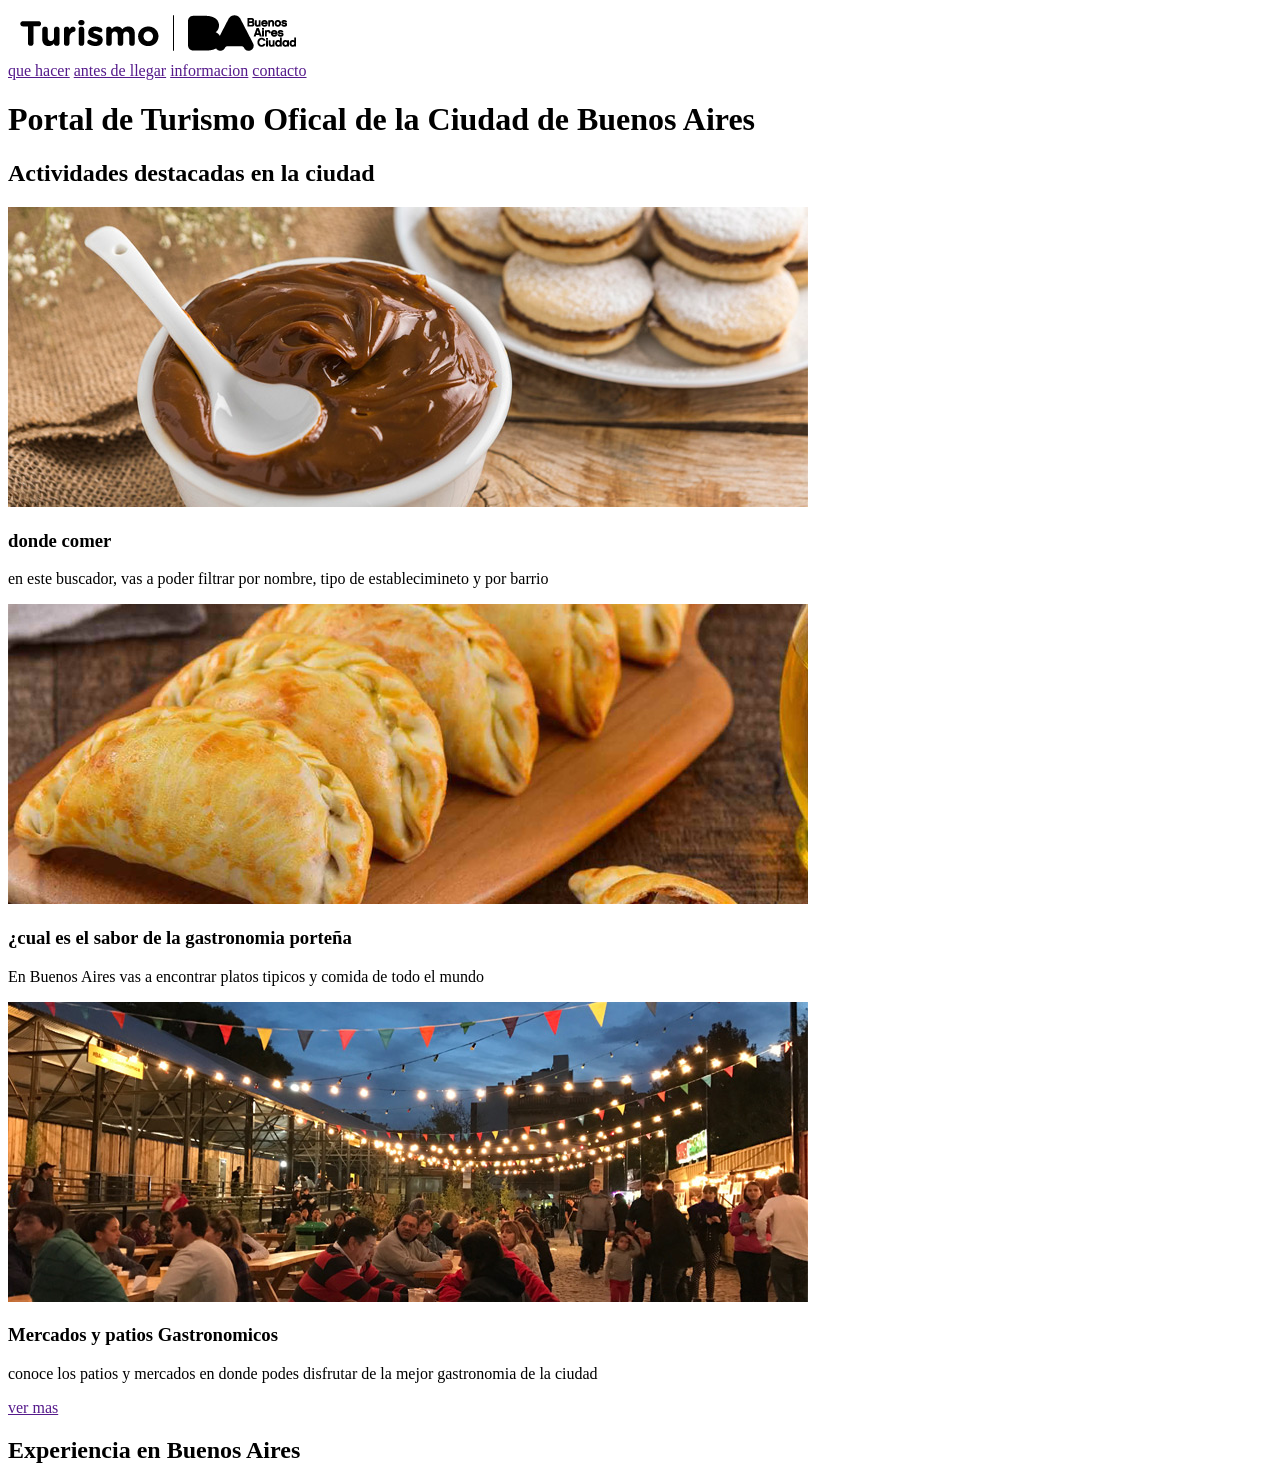
<file: ejercicio1/index.html>
<!DOCTYPE html>
<html lang="en">
<head>
    <meta charset="UTF-8">
    <meta name="viewport" content="width=device-width, initial-scale=1.0">
    <title>Turismo Buenos Aires Ciudad-sitio Oficial de informacion turistica</title>
    <meta name="description" content="descubrì que hacer en Buenos Aires. Informacion ùtil antes de llegar, guìas de alojamiento, atractivos turisticos, agenda cultural y mapas de la ciudad">
    <meta name="robots" content="index, follow">
</head>

<body>

    <!-- Cabecera principal del sitio -->
     <header>
        <!--logo del sitio
        herf-> la direccion a donde voy a dar el click
        -->
        <a href="index.html" aria-label="ir a la pagina de inicio de Turismo de Buenos Aires">
            <img src="assets/arrobaturismo-bac-300x150-negro.png" alt="logotipo oficial de Turismo de Buenos Aires Ciudad">

        </a>

        <!--navegador principal-->
        <nav role="navigation" aria-label="menu principal">
           <a href="">que hacer</a>
           <a href="">antes de llegar</a>
           <a href="">informacion</a>
           <a href="">contacto</a>
        </nav>

     </header>


     <!--contenido principal del sitio-->
     <main role="main">

        <h1>Portal de Turismo Ofical de la Ciudad de Buenos Aires</h1>
        
        <!--actividades destacadas-->
        <section>
            <h2>Actividades destacadas en la ciudad</h2>

            <div>

                <!--tarjeta-->
                <article role="article">
                    <img src="assets/dulce de leche.jpg" alt="flna dulce de leche">
                    <h3>donde comer</h3>
                    <p>en este buscador, vas a poder filtrar por nombre, tipo de establecimineto y por barrio</p>
                    <a href="" aria-label="Ir al buscador de restaurantes de comida en Buenos Aires"></a>
                </article>

                <!--tarjeta-->
                <article role="article">
                    <img src="assets/empanada.jpg" alt="Empanadas porteñas horneadas">
                    <h3>¿cual es el sabor de la gastronomia porteña</h3>
                    <p>En Buenos Aires vas a encontrar platos tipicos y comida de todo el mundo</p>
                    <a href="" aria-label="Informacion sobre comida porteña"></a>
                </article>

                <!--tarjeta-->
                <article role="article">
                    <img src="assets/Untitled-1.jpg" alt="patio de comida los lecheros en el barrio caballito">
                    <h3>Mercados y patios Gastronomicos</h3>
                    <p>conoce los patios y mercados en donde podes disfrutar de la mejor gastronomia de la ciudad</p>
                    <a href="" aria-label="ver mas informacion sobre los patios gastronomicos de la ciudad">ver mas</a>
                </article>
            </div>
        </section>
        <!--fin de actividades destacadas-->

        <!--contenido multimedia-->
        <section>
            <h2>Experiencia en Buenos Aires</h2>
            <div>
                <video controls width="1600" height="900>
                


                </video>
            </div>
        </section>
        <!--fin de contenido multimedia-->

        <!--mas planes en BsAs-->
        <section>

        </section>
        <!--fin de planes BsAs-->

     </main>


</body>

</html>
</file>
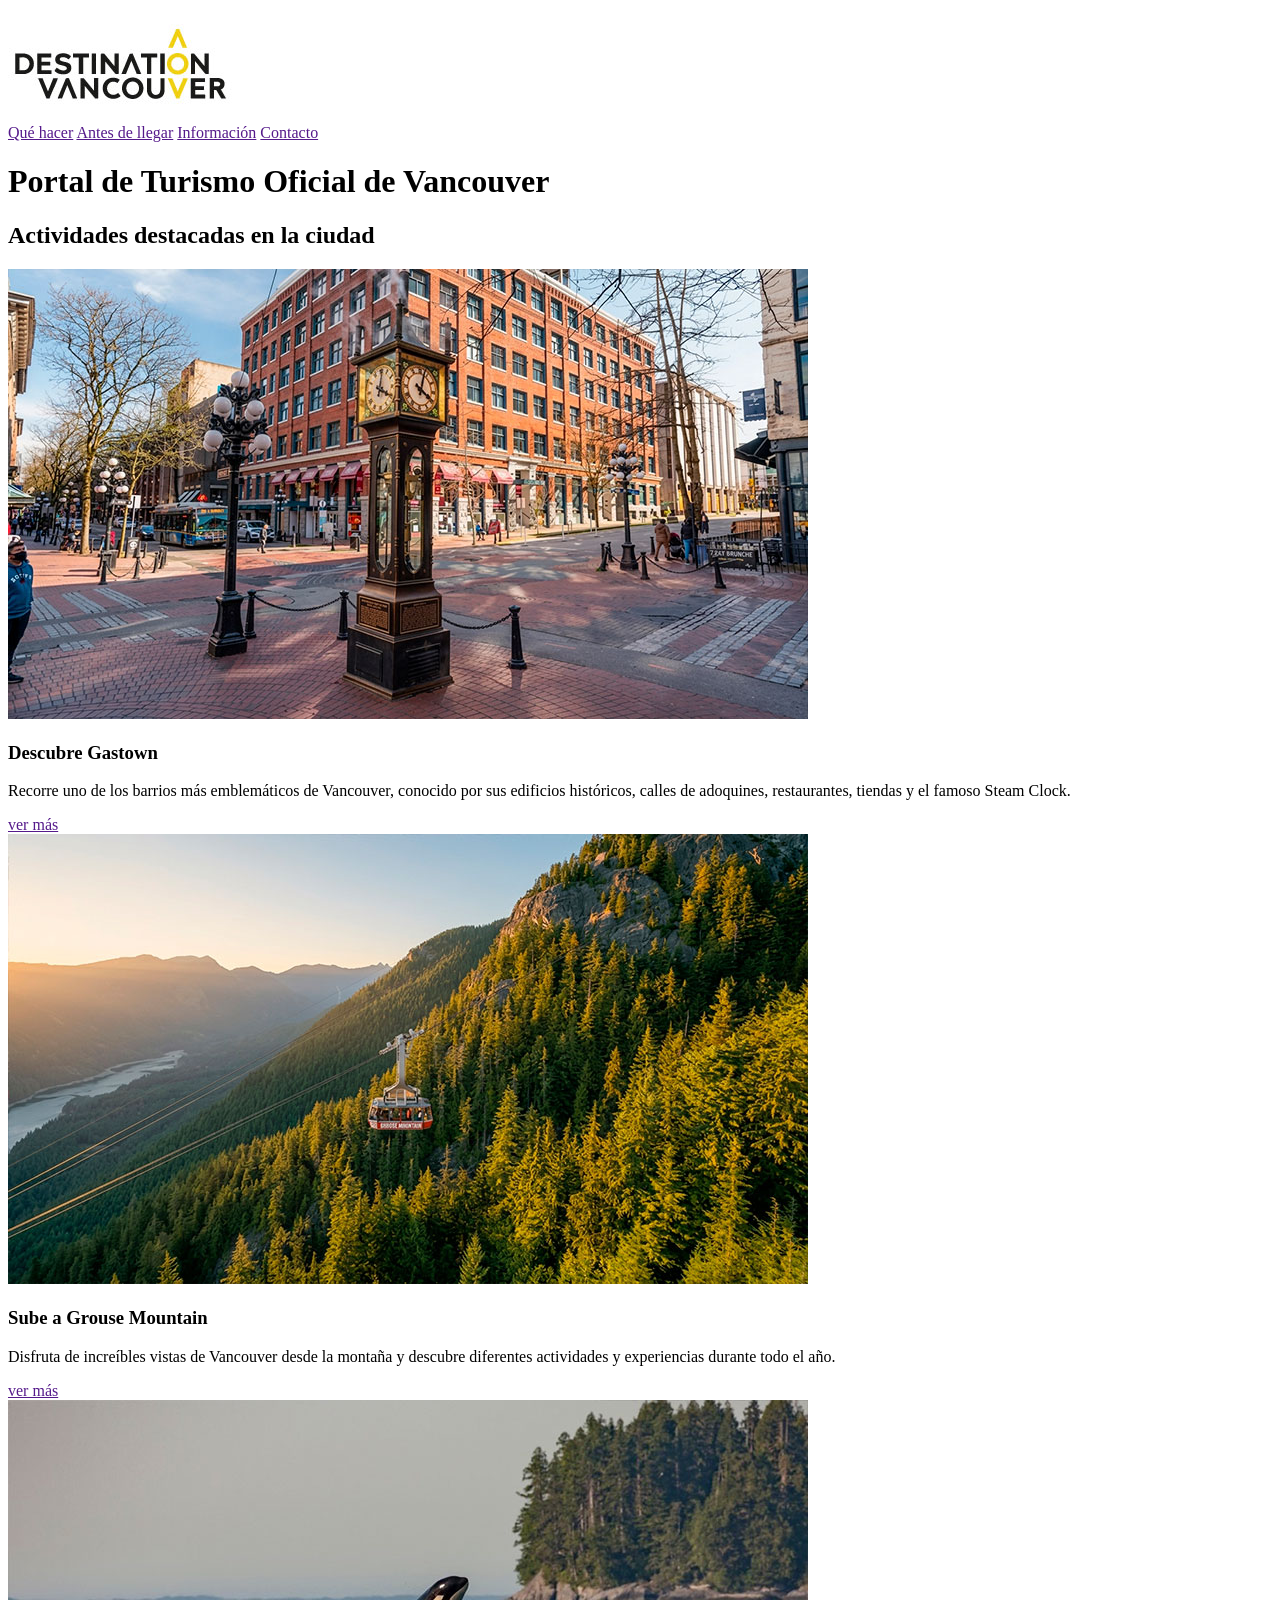
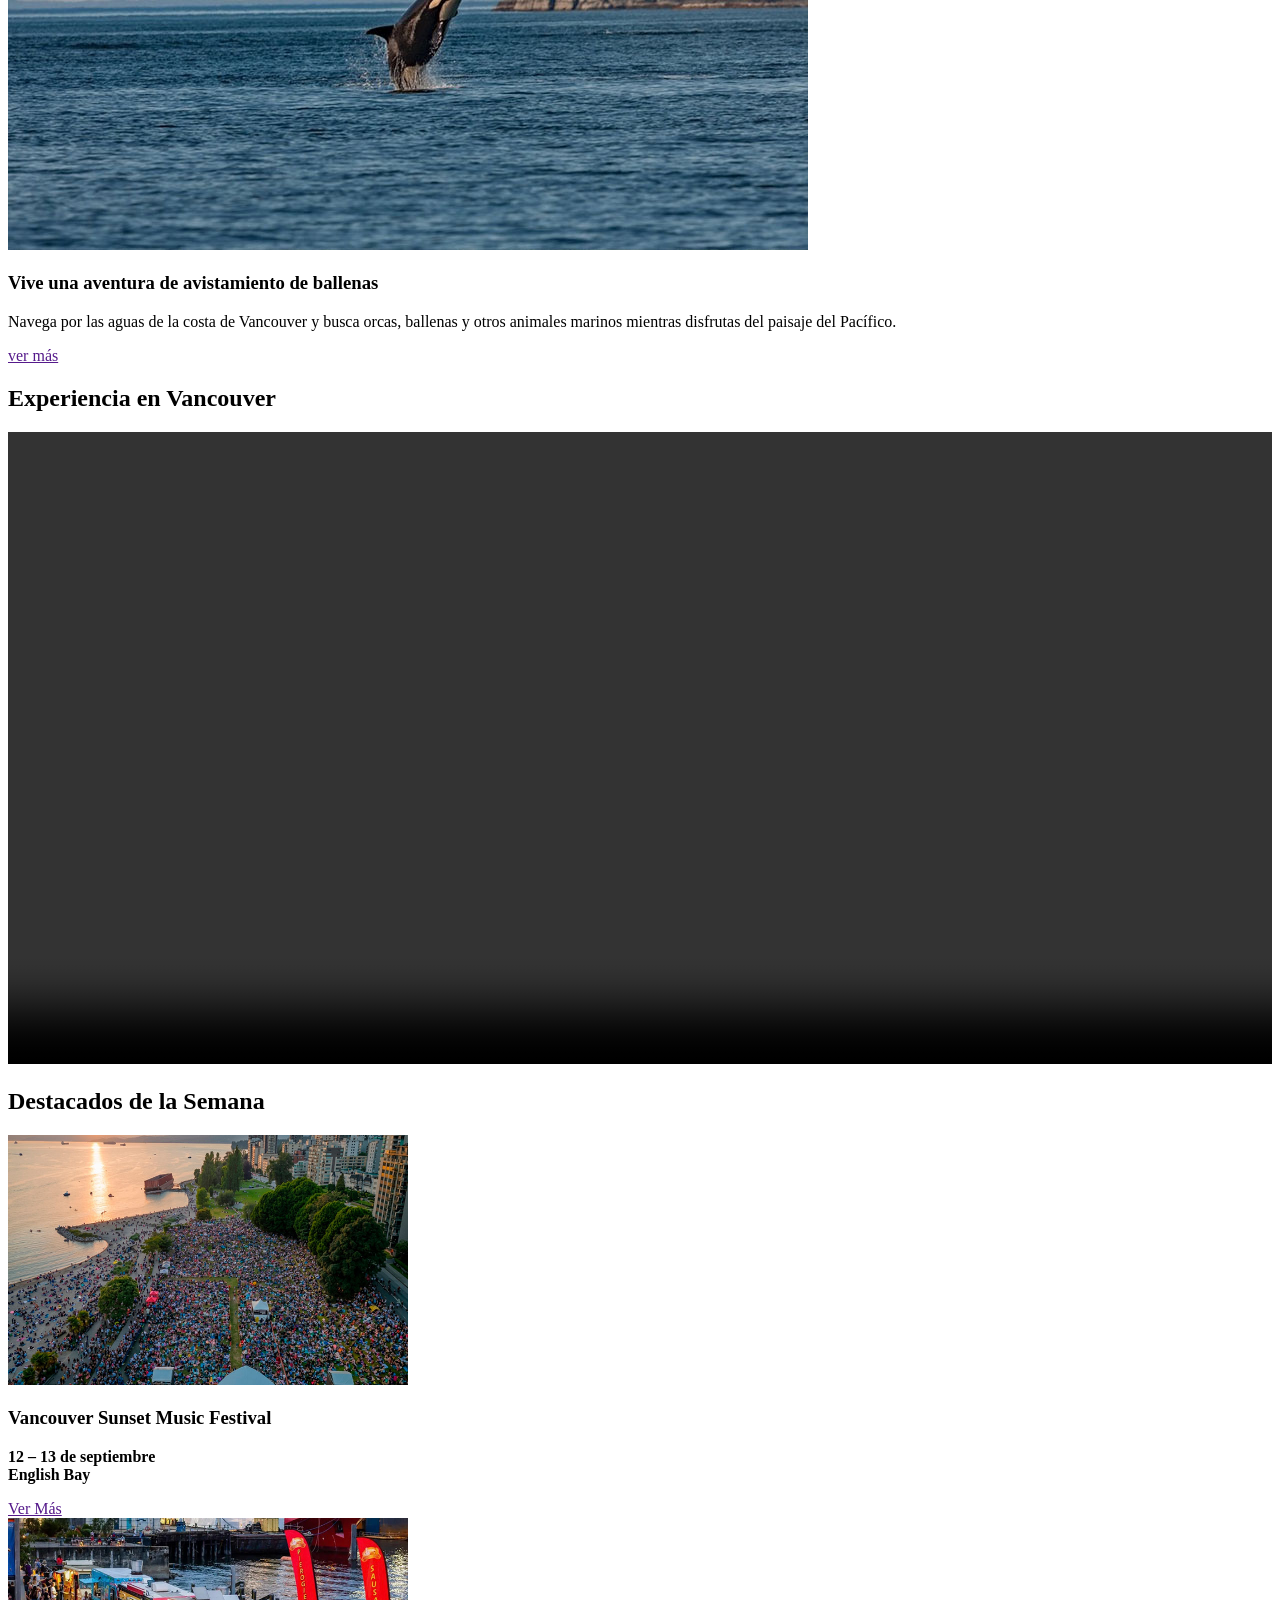
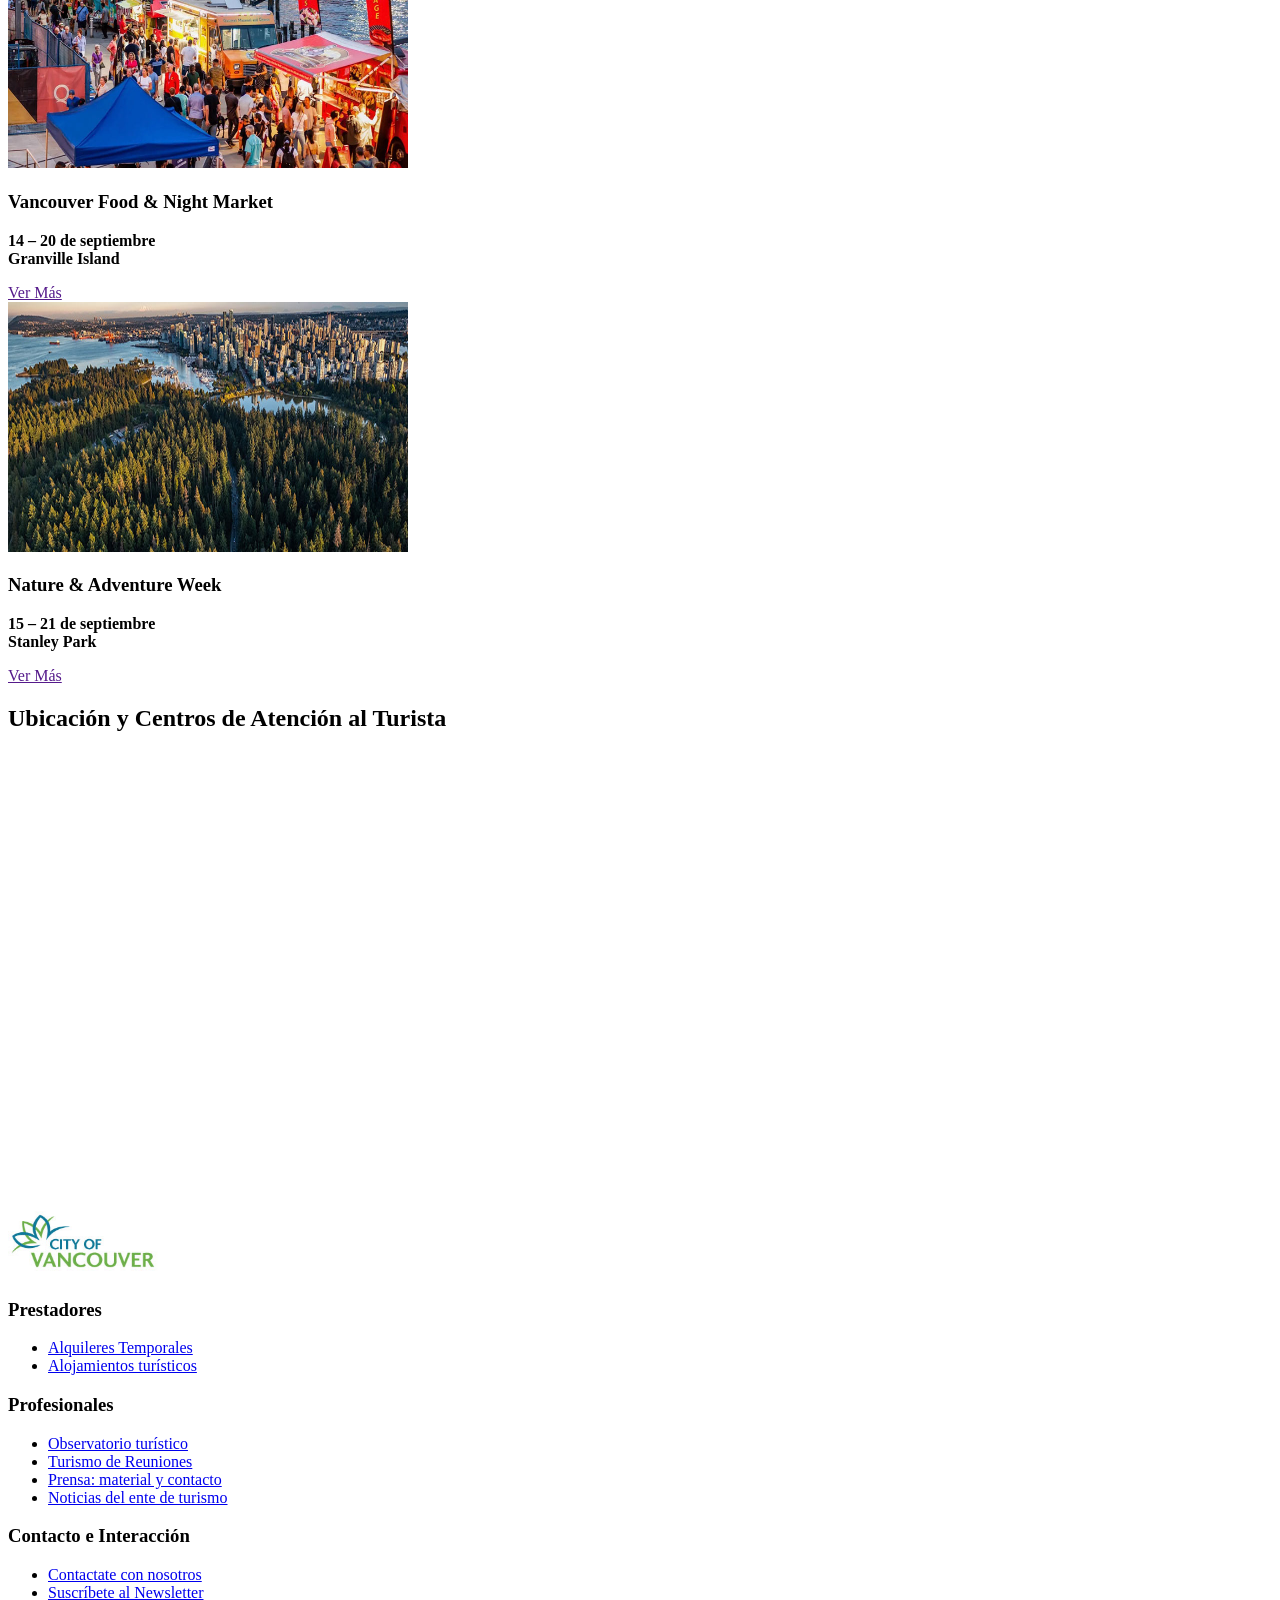
<file: tarea-01/index.html>
<!DOCTYPE html>
<html lang="es">
    <head>
        <meta charset="UTF-8">
        <meta name="viewport" content="width, initial-scale:1.0">
        <title>A Destination Vancouver - Sitio Oficial de Información Turística</title>
        <meta name="description" content="Descubre qué hacer en Vancouver. información útil antes de llegar, guías de alojamiento, atractivos turísticos, agenda cultural y mapas de la ciudad.">
        <meta name="robots" content="index, follow">
    </head>

    <body>

        <!-- Cabecera principal del sitio -->
        <header>
            <!-- Logo del sitio 
            href-> la dirección a donde voy al dar clic  
            -->
            <a href="index.html" aria-label="Ir a la página de inicio de A Destination Vancouver">
                <img src="assets/logo-pagina.jpg" alt="Logotipo oficial de A Destination Vancouver">
            </a>

            <!-- Navegador principal -->
            <nav role="navigation" aria-label="Menu principal">
                  <a href="" >Qué hacer</a>
                  <a href="">Antes de llegar</a>
                  <a href="">Información</a>
                  <a href="">Contacto</a>
            </nav>

        </header>



        <!-- Contenido principal del sitio -->
        <main role="main">

            <h1>Portal de Turismo Oficial de Vancouver</h1>

            <!-- Actividades destacadas-->
            <section>
                <h2>Actividades destacadas en la ciudad</h2>
                
                <div>

                    <!-- tarjeta -->
                    <article role="article">
                        <img src="assets/gastown_f.jpg" alt="Steam Clock, Calles y edificios históricos de Gastown en Vancouver">
                        <h3>Descubre Gastown</h3>
                        <p>Recorre uno de los barrios más emblemáticos de Vancouver, conocido por sus edificios históricos, calles de adoquines, restaurantes, tiendas y el famoso Steam Clock.</p>
                        <a href="" aria-label="Ver mas información sobre el barrio Gastown">ver más</a>
                    </article>

                    <!-- tarjeta -->
                    <article role="article">
                        <img src="assets/g_montain.jpg" alt="Vista de Grouse Mountain">
                        <h3>Sube a Grouse Mountain</h3>
                        <p>Disfruta de increíbles vistas de Vancouver desde la montaña y descubre diferentes actividades y experiencias durante todo el año.</p>
                        <a href="" aria-label="Ver mas información sobre Grouse Mountain">ver más</a>
                    </article>

                    <!-- tarjeta -->
                    <article role="article">
                        <img src="assets/ballena_3.jpg" alt="Orca durante una excursión de avistamiento de ballenas en Vancouver">
                        <h3>Vive una aventura de avistamiento de ballenas</h3>
                        <p>Navega por las aguas de la costa de Vancouver y busca orcas, ballenas y otros animales marinos mientras disfrutas del paisaje del Pacífico.</p>
                        <a href="" aria-label="Ver más información sobre los avistamientos de ballenas">ver más</a>
                    </article>


                </div>

            </section>
            <!-- Fin de actividades destacadas-->

            <!-- Contenido Multimedia -->
            <section>
                <h2>Experiencia en Vancouver</h2>
                <div>
                    <video controls loop width="100%" height="auto" aria-label="Video sobre la ciudad de Vancouver">
                        <source src="assets/video-van.mp4" type="video/mp4">
                    </video>
                </div>
            </section>
            <!-- Fin de Contenido Multimedia -->



            <!-- Contenidos Destacados -->
            <section>
                <h2>Destacados de la Semana</h2>
                <div>
                    
                    <!-- Tarjeta Destacada 1 -->
                    <article role="article">
                        <img src="assets/festival.jpg" alt="Concierto al aire libre frente al mar al atardecer en Vancouver" width="400" height="250">
                        <h3>Vancouver Sunset Music Festival</h3>
                        <p>
                            <strong>12 – 13 de septiembre</strong> <br>
                             <strong>English Bay</strong>
                        </p>
                        <a href="" aria-label="Ver más sobre Vancouver Sunset Music Festival ">Ver Más</a>
                    </article>

                    <!-- Tarjeta Destacada 2 -->
                    <article role="article">
                        <img src="assets/market.jpg" alt="Mercado nocturno con puestos de comida y personas en Granville Island" width="400" height="250">
                        <h3>Vancouver Food & Night Market</h3>
                         <p>
                             <strong>14 – 20 de septiembre</strong><br>
                              <strong>Granville Island</strong>
                        </p>
                         </p>
                        <a href="" aria-label="Ver más sobre los espacios verdes imperdibles">Ver Más</a>
                    </article>

                    <!-- Tarjeta Destacada 3 -->
                    <article role="article">
                        <img src="assets/stanley-park.jpg" alt="Vista aérea de Stanley Park" width="400" height="250">
                        <h3>Nature & Adventure Week</h3>
                        <p>
                            <strong>15 – 21 de septiembre</strong><br>
                             <strong>Stanley Park</strong>
                        </p>
                        <a href="" aria-label="Ver más sobre Stanley Park">Ver Más</a>
                    </article>

                </div>
            </section>


            <!-- Ubicación Geográfica -->
            <section aria-labelledby="titulo-mapa">
                <h2 id="titulo-mapa">Ubicación y Centros de Atención al Turista</h2>
                <div class="map-container">
                    <div class="map-container">
                    <iframe 
                        src="https://www.google.com/maps?q=Vancouver,Canada&output=embed"
                        width="100%" 
                        height="450" 
                        style="border:0;" 
                        allowfullscreen="" 
                        loading="lazy"
                        title="Mapa interactivo de Vancouver, Canadá">
                     </iframe>
                </div>
            </section>

        </main>

        <!-- Pie de Página Institucional -->
    <footer role="contentinfo">

            <!-- Identificador Institucional del Footer -->
            <div class="footer-brand">
                <img src="assets/logo-ciudad.jpg" alt="Logotipo oficial del Gobierno de la Ciudad de Buenos Aires" width="150" height="70">
            </div>

            <!-- Columnas de Enlaces del Footer -->
            <div>
                
                <!-- Lista 1: Prestadores -->
                <nav>
                    <h3 id="footer-prestadores">Prestadores</h3>
                    <ul>
                        <li><a href="/alquileres-temporales">Alquileres Temporales</a></li>
                        <li><a href="/alojamientos-turisticos">Alojamientos turísticos</a></li>
                    </ul>
                </nav>

                <!-- Lista 2: Profesionales -->
                <nav>
                    <h3 id="footer-profesionales">Profesionales</h3>
                    <ul>
                        <li><a href="/observatorio-turistico">Observatorio turístico</a></li>
                        <li><a href="/turismo-reuniones">Turismo de Reuniones</a></li>
                        <li><a href="/prensa-contacto">Prensa: material y contacto</a></li>
                        <li><a href="/noticias-ente">Noticias del ente de turismo</a></li>
                    </ul>
                </nav>

                <!-- Lista 3: Interacción y Contacto -->
                <nav>
                    <h3 id="footer-contacto">Contacto e Interacción</h3>
                    <ul>
                        <li><a href="/contactate-con-nosotros">Contactate con nosotros</a></li>
                        <li><a href="/suscribete-newsletter" aria-label="Ir al formulario para suscribirse al Newsletter oficial">Suscríbete al Newsletter</a></li>
                    </ul>
                </nav>

            </div>
    </footer>

    </body>

</html>
</file>
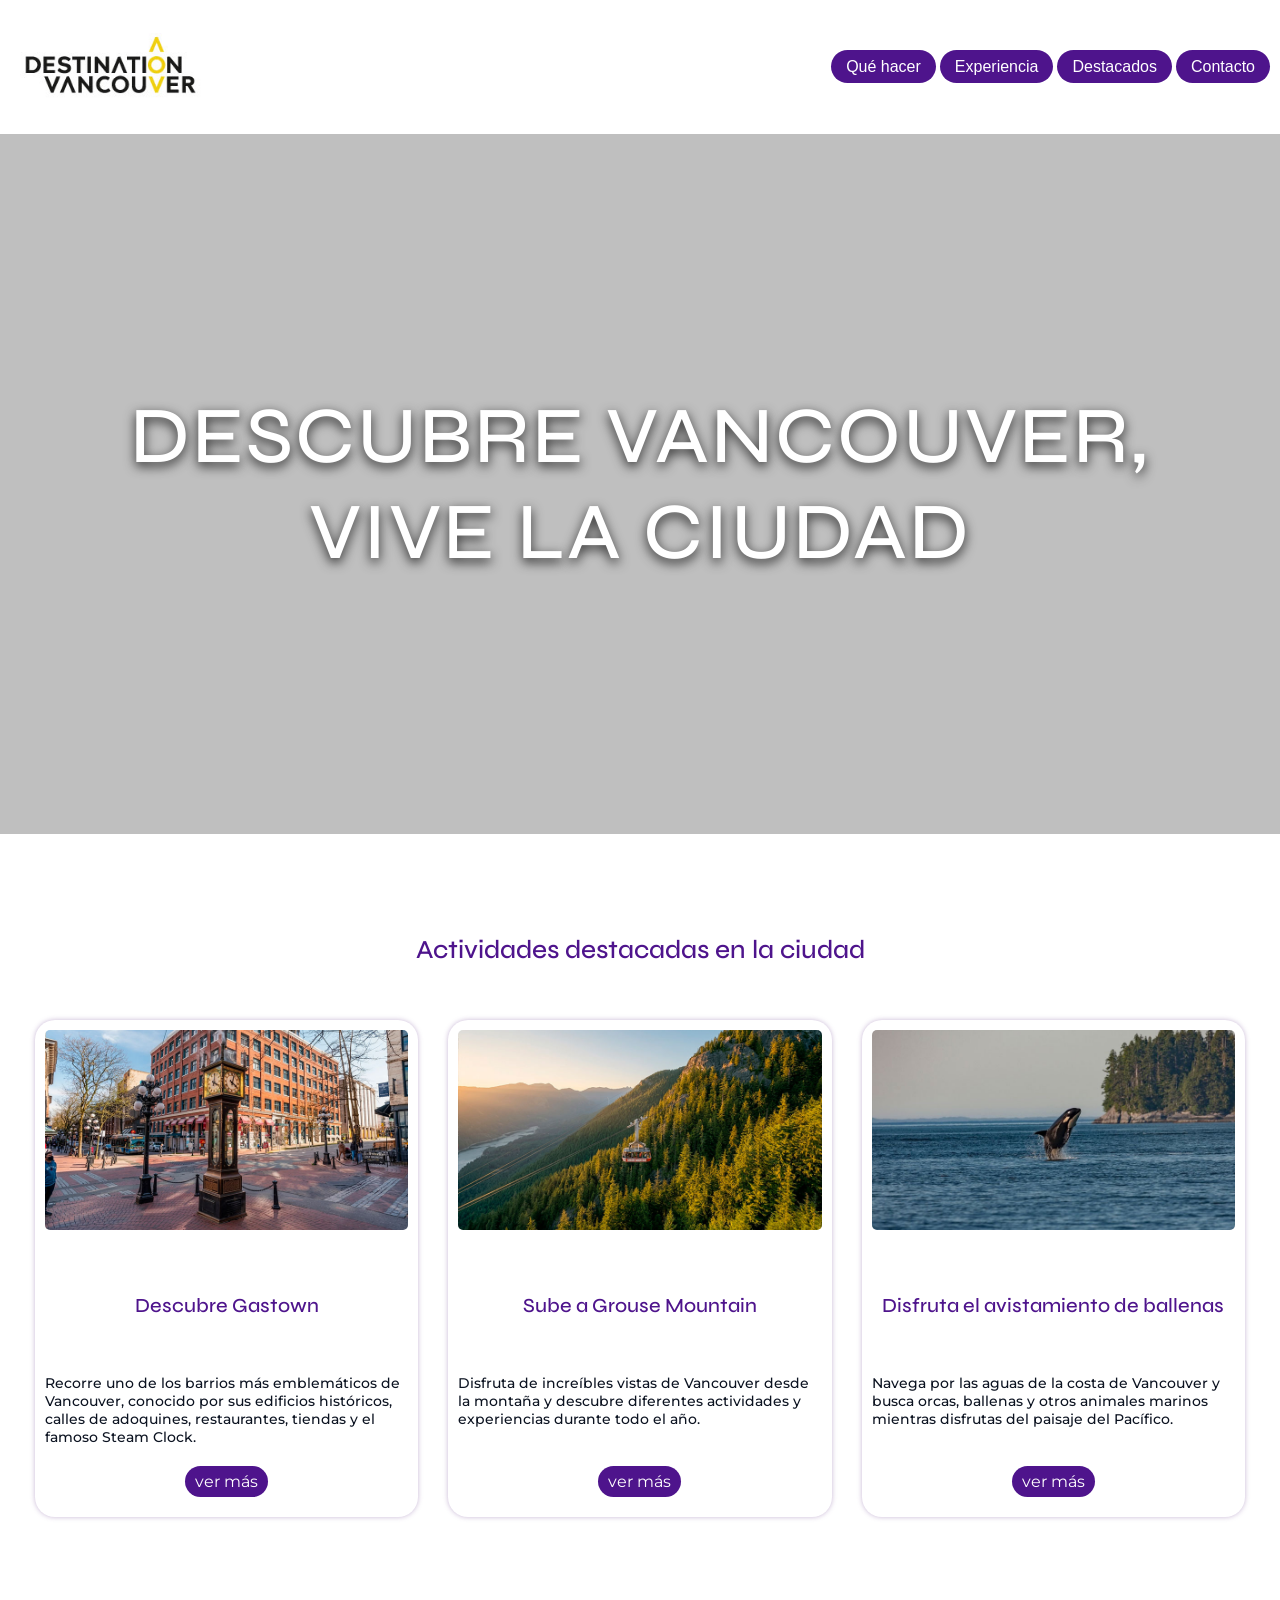
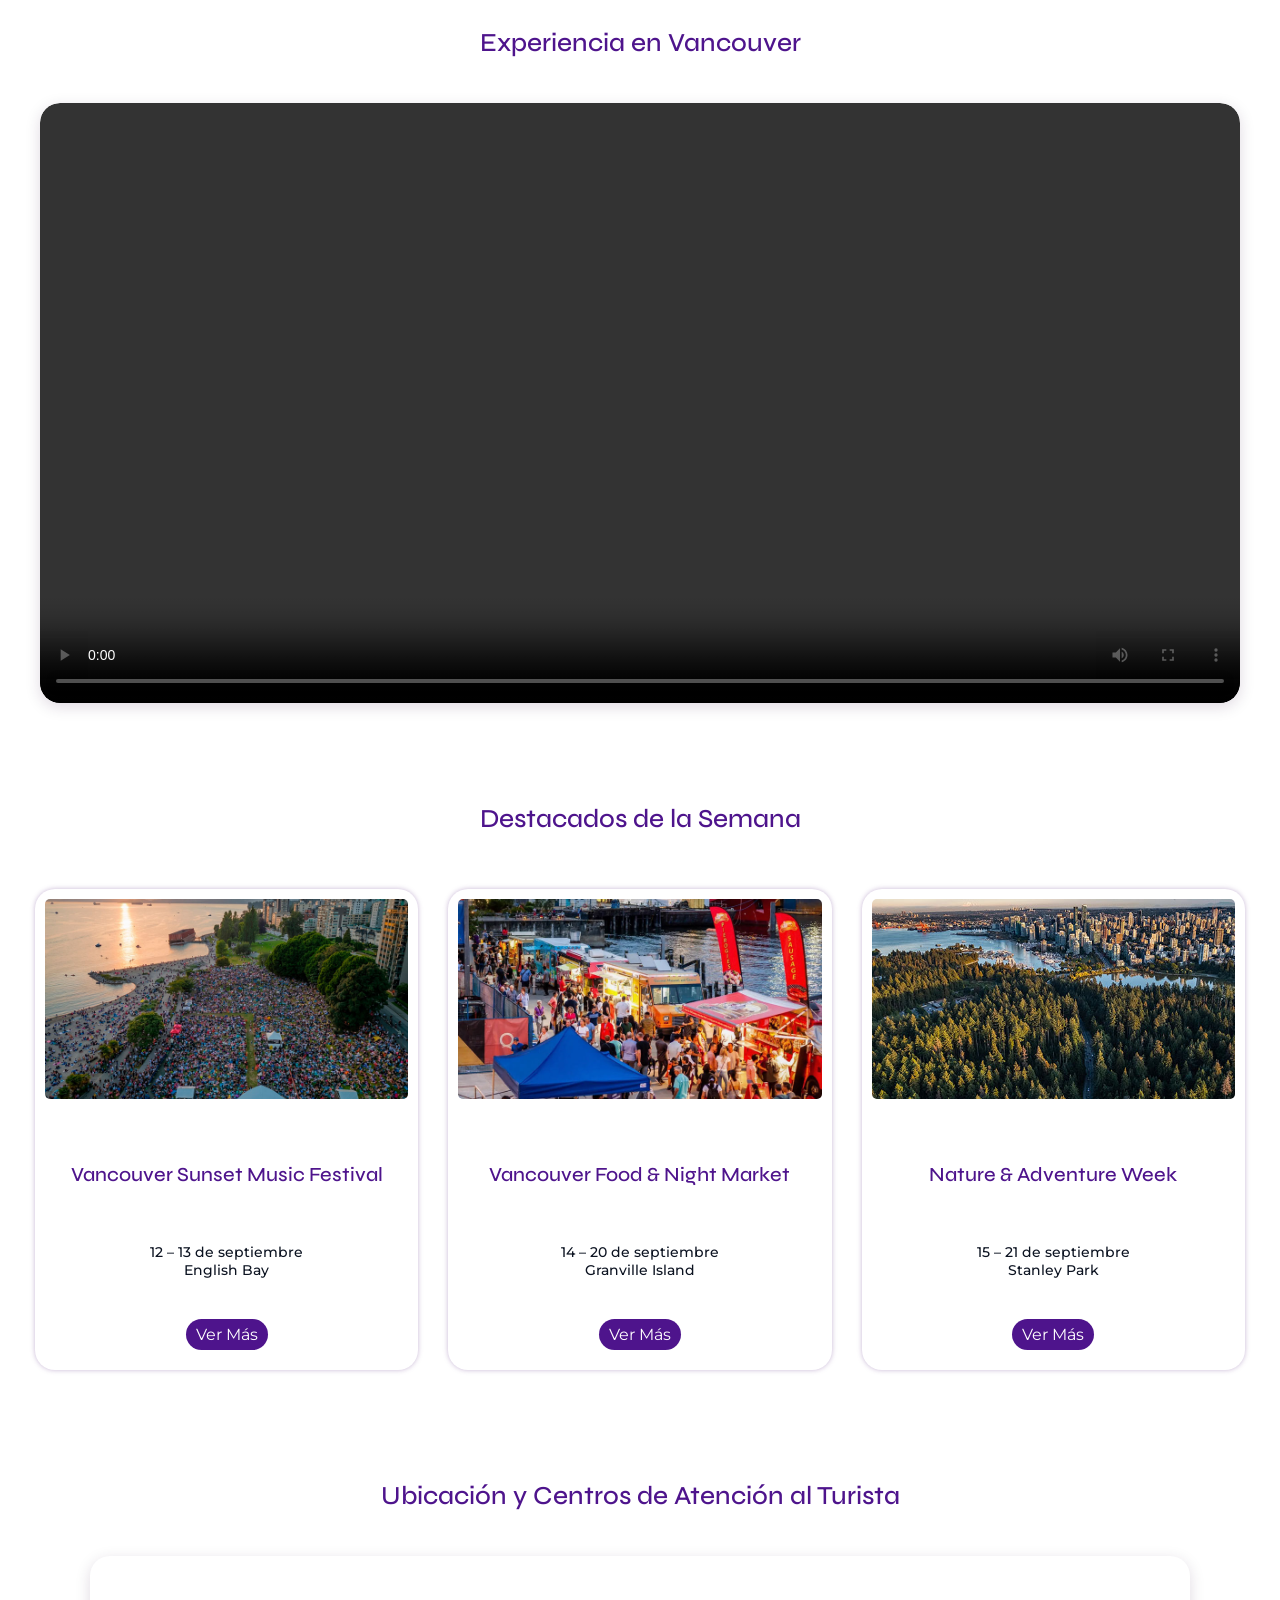
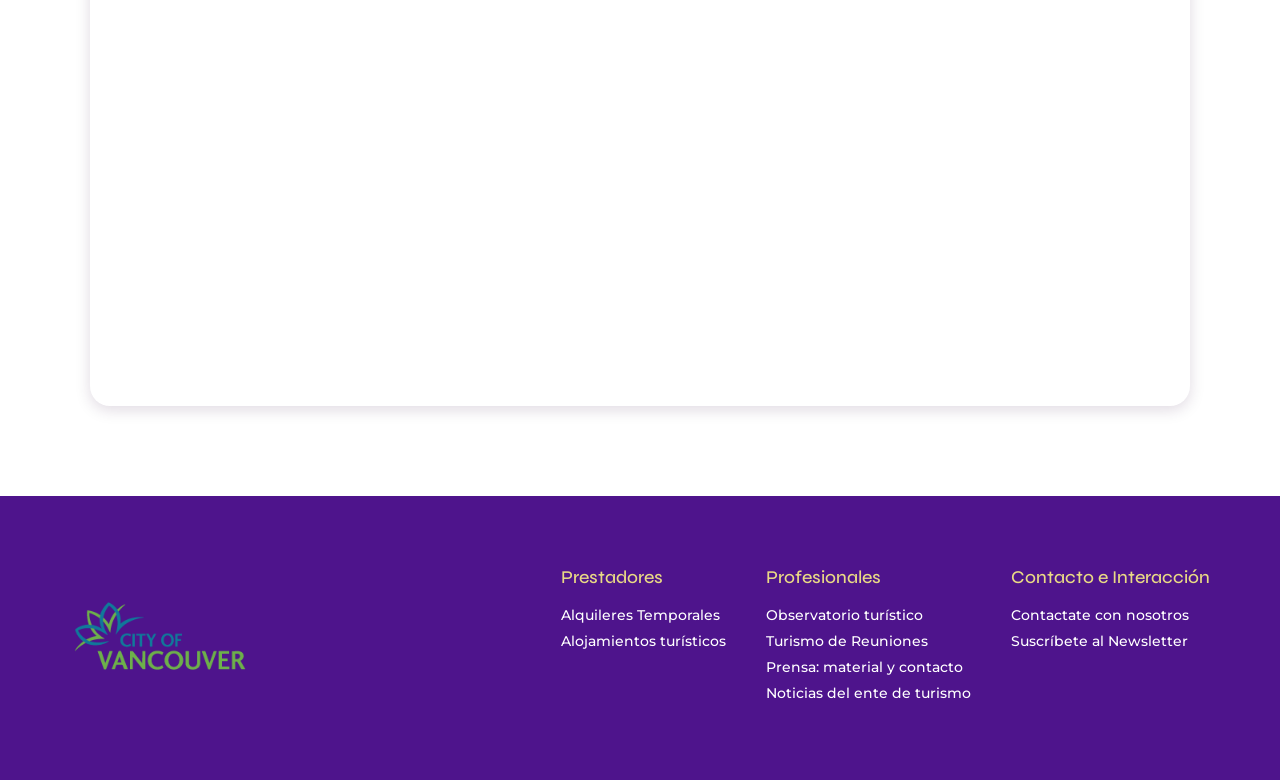
<file: tarea-02/index.html>
<!DOCTYPE html>
<html lang="es">
    <head>
        <meta charset="UTF-8">
        <meta name="viewport" content="width, initial-scale:1.0">
        <title>A Destination Vancouver - Sitio Oficial de Información Turística</title>
        <meta name="description" content="Descubre qué hacer en Vancouver. información útil antes de llegar, guías de alojamiento, atractivos turísticos, agenda cultural y mapas de la ciudad.">
        <meta name="robots" content="index, follow">

       <link rel="preconnect" href="https://fonts.googleapis.com">
        <link rel="preconnect" href="https://fonts.gstatic.com" crossorigin>
        <link href="https://fonts.googleapis.com/css2?family=Montserrat:ital,wght@0,100..900;1,100..900&family=Syne:wght@400..800&display=swap" rel="stylesheet">

        <!--linkeo css-->
        <link href="style.css" rel="stylesheet">

    </head>

    <body>

        <!-- Cabecera principal del sitio -->
        <header id="cabecera-web">
            <!-- Logo del sitio 
            href-> la dirección a donde voy al dar clic  
            -->
            <a href="index.html" aria-label="Ir a la página de inicio de A Destination Vancouver">
                <img src="assets/logo-pagina.jpg" alt="Logotipo oficial de A Destination Vancouver" width="225" height="110">
            </a>

            <!-- Navegador principal -->
            <nav role="navigation" aria-label="Menu principal">
                  <a href="#destacadas" class="bt-principal" aria-label="Ir a la sección Qué hacer en Vancouver">Qué hacer</a>
                  <a href="#Experiencia" class="bt-principal" aria-label="Ir a la sección Antes de llegar">Experiencia</a>
                  <a href="#destacadas-semana" class="bt-principal" aria-label="Ir a la sección Información">Destacados</a>
                  <a href="#contacto" class="bt-principal" aria-label="Ir al pie de página y datos de Contacto">Contacto</a>
            </nav>

        </header>

        <!---video principal-->
    
        <section class="video_p">
            <video autoplay loop muted playsinline>
            <source src="assets/video_vancouver.mp4" type="video/mp4">
            Tu navegador no soporta videos en HTML5.
            </video>
            <div class="video_p-texto">
                <h2>Descubre Vancouver, <br>
                    vive la ciudad</h2>
            </div>
        </section>

        <!-- Contenido principal del sitio -->
        <main role="main">

            <h1 class="hide-element">Portal de Turismo Oficial de Vancouver</h1>

            <!-- Actividades destacadas-->
            <section id="destacadas" >
                <h2>Actividades destacadas en la ciudad</h2>
                
                <div class="flex-elements">

                    <!-- tarjeta -->
                    <article role="article" class="artculo-index">
                        <img src="assets/gastown_f.jpg" alt="Steam Clock, Calles y edificios históricos de Gastown en Vancouver">
                        <h3>Descubre Gastown</h3>
                        <p>Recorre uno de los barrios más emblemáticos de Vancouver, conocido por sus edificios históricos, calles de adoquines, restaurantes, tiendas y el famoso Steam Clock.</p>
                        <a href="" class="bt-vermas" aria-label="Ver mas información sobre el barrio Gastown">ver más</a>
                    </article>

                    <!-- tarjeta -->
                    <article role="article" class="artculo-index">
                        <img src="assets/g_montain.jpg" alt="Vista de Grouse Mountain">
                        <h3>Sube a Grouse Mountain</h3>
                        <p>Disfruta de increíbles vistas de Vancouver desde la montaña y descubre diferentes actividades y experiencias durante todo el año.</p>
                        <a href="" class="bt-vermas"  aria-label="Ver mas información sobre Grouse Mountain">ver más</a>
                    </article>

                    <!-- tarjeta -->
                    <article role="article" class="artculo-index">
                        <img src="assets/ballena_3.jpg" alt="Orca durante una excursión de avistamiento de ballenas en Vancouver">
                        <h3>Disfruta el avistamiento de ballenas</h3>
                        <p>Navega por las aguas de la costa de Vancouver y busca orcas, ballenas y otros animales marinos mientras disfrutas del paisaje del Pacífico.</p>
                        <a href="" class="bt-vermas"  aria-label="Ver más información sobre los avistamientos de ballenas">ver más</a>
                    </article>


                </div>

            </section>
            <!-- Fin de actividades destacadas-->

            <!-- Contenido Multimedia -->
            <section id="Experiencia">
                <h2>Experiencia en Vancouver</h2>
                <div>
                    <video controls loop width="100%" height="auto" aria-label="Video sobre la ciudad de Vancouver">
                        <source src="assets/video-van.mp4" type="video/mp4">
                    </video>
                </div>
            </section>
            <!-- Fin de Contenido Multimedia -->



            <!-- Contenidos Destacados -->
            <section id="destacadas-semana">
                <h2>Destacados de la Semana</h2>
                <div class="flex-elements">
                    
                    <!-- Tarjeta Destacada 1 -->
                    <article role="article" class="artculo-index">
                        <img src="assets/festival.jpg" alt="Concierto al aire libre frente al mar al atardecer en Vancouver" width="400" height="250">
                        <h3>Vancouver Sunset Music Festival</h3>
                        <p>
                            12 – 13 de septiembre<br>
                            English Bay
                        </p>
                        <a href="" class="bt-vermas" aria-label="Ver más sobre Vancouver Sunset Music Festival">Ver Más</a>
                    </article>

                    <!-- Tarjeta Destacada 2 -->
                    <article role="article" class="artculo-index">
                        <img src="assets/market.jpg" alt="Mercado nocturno con puestos de comida y personas en Granville Island" width="400" height="250">
                        <h3>Vancouver Food & Night Market</h3>
                         <p>
                             14 – 20 de septiembre<br>
                            Granville Island
                        </p>
                         </p>
                        <a href="" class="bt-vermas" aria-label="Ver más sobre los espacios verdes imperdibles">Ver Más</a>
                    </article>

                    <!-- Tarjeta Destacada 3 -->
                    <article role="article" class="artculo-index">
                        <img src="assets/stanley-park.jpg" alt="Vista aérea de Stanley Park" width="400" height="250">
                        <h3>Nature & Adventure Week</h3>
                        <p>
                            15 – 21 de septiembre<br>
                            Stanley Park
                        </p>
                        <a href="" class="bt-vermas" aria-label="Ver más sobre Stanley Park">Ver Más</a>
                    </article>

                </div>
            </section>


            <!-- Ubicación Geográfica -->
            <section aria-labelledby="titulo-mapa">
                <h2 id="titulo-mapa">Ubicación y Centros de Atención al Turista</h2>
                <div class="map-container">
                    <iframe 
                        src="https://www.google.com/maps?q=Vancouver,Canada&output=embed"
                        width="100%" 
                        height="450" 
                        style="border:0;" 
                        allowfullscreen="" 
                        loading="lazy"
                        title="Mapa interactivo de Vancouver, Canadá">
                     </iframe>
                </div>
            </section>

        </main>

        <!-- Pie de Página Institucional -->
    <footer role="contentinfo" id="contacto">
        <div class="footer-brand">
            <img src="assets/logo__van.png" alt="Logotipo oficial de la ciudad Vancouver" width="150" height="70">
        </div>
            <div class="footer-links">
        <nav aria-labelledby="footer-prestadores">
            <h3 id="footer-prestadores">Prestadores</h3>
            <ul>
                <li><a href="/alquileres-temporales" aria-label="Consultar la guía de alquileres temporales en la ciudad">Alquileres Temporales</a></li>
                <li><a href="/alojamientos-turisticos" aria-label="Ver el catálogo de alojamientos turísticos registrados">Alojamientos turísticos</a></li>
            </ul>
        </nav>

        <nav aria-labelledby="footer-profesionales">
            <h3 id="footer-profesionales">Profesionales</h3>
            <ul>
                <li><a href="/observatorio-turistico" aria-label="Acceder a los informes y datos del Observatorio Turístico">Observatorio turístico</a></li>
                <li><a href="/turismo-reuniones" aria-label="Información y servicios para el Turismo de Reuniones y eventos">Turismo de Reuniones</a></li>
                <li><a href="/prensa-contacto" aria-label="Descargar material de prensa y vías de contacto para medios">Prensa: material y contacto</a></li>
                <li><a href="/noticias-ente" aria-label="Leer las últimas noticias publicadas por el Ente de Turismo">Noticias del ente de turismo</a></li>
            </ul>
        </nav>

        <nav aria-labelledby="footer-contacto">
            <h3 id="footer-contacto">Contacto e Interacción</h3>
            <ul>
                <li><a href="/contactate-con-nosotros" aria-label="Abrir el formulario de contacto con la oficina de turismo">Contactate con nosotros</a></li>
                <li><a href="/suscribete-newsletter" aria-label="Ir al formulario para suscribirse al Newsletter oficial">Suscríbete al Newsletter</a></li>
            </ul>
        </nav>
    </div>
</footer>

    </body>

</html>
</file>
<file: tarea-02/style.css>
/*
0. estilos generales
1. tipografias
2. cabecera
3. Banner principal
4. seccion destacada (trajetas)
5. experiencia video
6. Mapa
7. Footer
8. Media


*/

/* 0. selectores generales*/
*{
    margin: 0;
    padding: 0;
    box-sizing: border-box;
}

:root {
    --color-principal: #4E148C;
    --color-acento: #72CBD7;
    --color-acento2: #E9D985;
    --color-acento3: #645BC9;
    --color-parrafo: #0C1321;

}

.hide-element{
    display: none;
}

.flex-elements{
    display: flex;
    align-items: stretch;
    display: flex;
    justify-content: space-between;
}
  

img{
    width: 100%;
    padding: 10px;
}


/*1. tipografias*/

h1 {
    font-family: "Syne", sans-serif;
    font-optical-sizing: auto;
    font-weight: 700;
    font-style: normal;
    font-size: 40px;
    color: var(--color-principal)
}

h2 {
    font-family: "Syne", sans-serif;
    font-optical-sizing: auto;
    font-weight: 500;
    font-style: normal;
    font-size: 26px;
    color: var(--color-principal);
    text-align: center;
    margin-bottom: 45px;
}

h3 {
    font-family: "Syne", sans-serif;
    font-optical-sizing: auto;
    font-weight: 500;
    font-style: normal;
    font-size: 22px;
    color: var(--color-principal);
}

p{
    font-family: "Montserrat", sans-serif;
    font-optical-sizing: auto;
    font-weight: 500;
    font-style: normal;
    font-size: 14px;
    color: var(--color-parrafo);
}

/*2. cabecera*/

#cabecera-web {
    padding: 10px;
    display: flex;
    align-items: center;
    justify-content: space-between;
}

.bt-principal {
    font-family: "Lato", sans-serif;
    font-weight: 400;
    font-style: normal;
    font-size: 16px;
    text-decoration: none;
    color: white;
    background: var(--color-principal);
    padding: 8px 15px;
    border-radius: 20px;
    transition: 0.3s all linear;

}

.bt-principal:hover{
    background: var(--color-acento2);
    padding: 8px 20px;
}

/* 3. video principal */

.video_p {
    position: relative;
    width: 100%;
    height: 700px;
    overflow: hidden;
}

.video_p video {
    position: absolute;
    top: 0;
    left: 0;
    width: 100%;
    height: 100%;
    object-fit: cover; 
    pointer-events: none;
    z-index: 1;
}

.video_p::before {
    content: '';
    position: absolute;
    top: 0;
    left: 0;
    width: 100%;
    height: 100%;
    background: rgba(0, 0, 0, 0.25); /* Capa oscura */
    z-index: 2;
}

.video_p-texto {
    position: absolute;
    top: 50%;
    left: 50%;
    transform: translate(-50%, -50%);
    text-align: center;
    width: 90%;
    z-index: 10;
}

.video_p-texto h2 {
    font-family: "Syne", sans-serif;
    font-size: 80px;
    font-weight: 500;
    color: #ffffff; 
    text-transform: uppercase;
    letter-spacing: 2px;
    margin: 0;
    text-shadow: 0px 4px 12px rgba(0, 0, 0, 0.8); 
}



/* 4. destacadas (tarjetas)*/

#destacadas, 
#destacadas-semana {
    margin: 100px 20px;
}

#destacadas .artculo-index p {
    text-align: left;
    margin-left: 0;
    margin-right: 0;
    width: 100%;
}

#destacadas-semana .artculo-index p {
    text-align: center;
    margin-left: auto;
    margin-right: auto;
    width: 100%;
}

.artculo-index{
    flex: 1;
    display: flex;
    flex-direction: column; 
    align-items: center;
    margin: 10px 15px;
    padding: 10px;
    box-shadow: 0 0 5px rgba(116, 74, 149, 0.397);
    border-radius: 20px;
    gap: 20px;
    transition: transform 0.5s ease, box-shadow 0.6s ease;
}

.artculo-index:hover {
    transform: translateY(-8px);
    box-shadow: 0 5px 10px rgba(116, 74, 149, 0.397);
    cursor: pointer;
}

.artculo-index img {
   width: 100%;
    height: 200px; 
    object-fit: cover; 
    border-radius: 5px;
    padding: 0;
    margin-bottom: 15px;
}

.artculo-index h3 {
    margin-top: 5px;
    margin-bottom: 12px;
    font-size: 20px;
    line-height: 1.2;
    min-height: 72px; 
    display: flex;
    align-items: center;
    justify-content: center;
    text-align: center;
}

.bt-vermas {
    font-family: "Montserrat";
    font-weight: 400;
    font-style: normal;
    font-size: 16px;
    text-decoration: none;
    color: white;
    background: var(--color-principal);
    padding: 6px 10px;
    border-radius: 20px;
    align-self: center;
    margin-top: auto;
    margin-bottom: 10px;
    transition: 0.3s all linear;
    
}

.bt-vermas:hover{
    background: var(--color-acento2);
}


/* 5. Video Experinecias*/

#Experiencia {
    margin: 0 40px;
}

#Experiencia div {
    width: 100%;
    border-radius: 20px;
    overflow: hidden;
    box-shadow: 0 4px 15px rgba(46, 5, 61, 0.15);
}

#Experiencia video {
    width: 100%;
    height: auto;
    display: block;
    border-radius: 20px;
}

/* 6. SECCIÓN DEL MAPA */

section[aria-labelledby="titulo-mapa"] {
    max-width: 1100px;
    width: 90%;
    margin: 60px auto 90px auto;
}

.map-container {
    width: 100%; 
    overflow: hidden;  
    border-radius: 20px; 
    box-shadow: 0 4px 15px rgba(46, 5, 61, 0.15);  
}

.map-container iframe {
    width: 100%;
    height: 450px;
    display: block;
    border: none;
    border-radius: 20px;
}


/*7. footer*/

footer {
    background-color: var(--color-principal);
    padding: 70px 70px;
    display: flex;
    justify-content: space-between;
    align-items: center; 
    gap: 30px;
    margin-top: 80px;
    
}

.footer-links {
    display: flex;
    gap: 40px;
}


footer h3 {
    color: var(--color-acento2);
    font-size: 18px;
    margin-bottom: 18px;
}

footer ul {
    list-style: none;
    padding: 0;
    margin: 0;
}

footer li {
    margin-bottom: 8px;
}

footer a {
    color: white;
    text-decoration: none;
    font-family: "Montserrat", sans-serif;
    font-weight: 500;
    font-size: 14px;
    transition: color 0.2s ease;
}

footer a:hover {
    color: var(--color-acento);
    text-decoration: underline;
}

.footer-brand img {
    width: 180px;
    height: auto;
    padding: 0;
    margin: 0 30px 0 0;
}

/* 8. MEDIA*/

@media (max-width: 768px) {
    .hero-banner {
        height: 350px;
    }
    
    .hero-texto h2 {
        font-size: 36px;
        letter-spacing: 1px;
    }

    footer {
        flex-direction: column-reverse;
        align-items: flex-start;
        padding: 40px 30px;
    }

    .footer-links {
        flex-direction: column;
        gap: 20px;
    }
}

@media (max-width: 600px) {
    #cabecera-web {
        flex-direction: column;
    }

    #cabecera-web > nav {
        width: 100%;
    }

    .bt-principal {
        display: block;
        width: 100%;
        text-align: center;
        border-radius: 0;
        border-bottom: 1px solid var(--color-acento2);
    }

    .flex-elements {
        flex-direction: column;
    }

    .map-container iframe {
        height: 300px;
        border-radius: 12px;
    }
}
</file>
